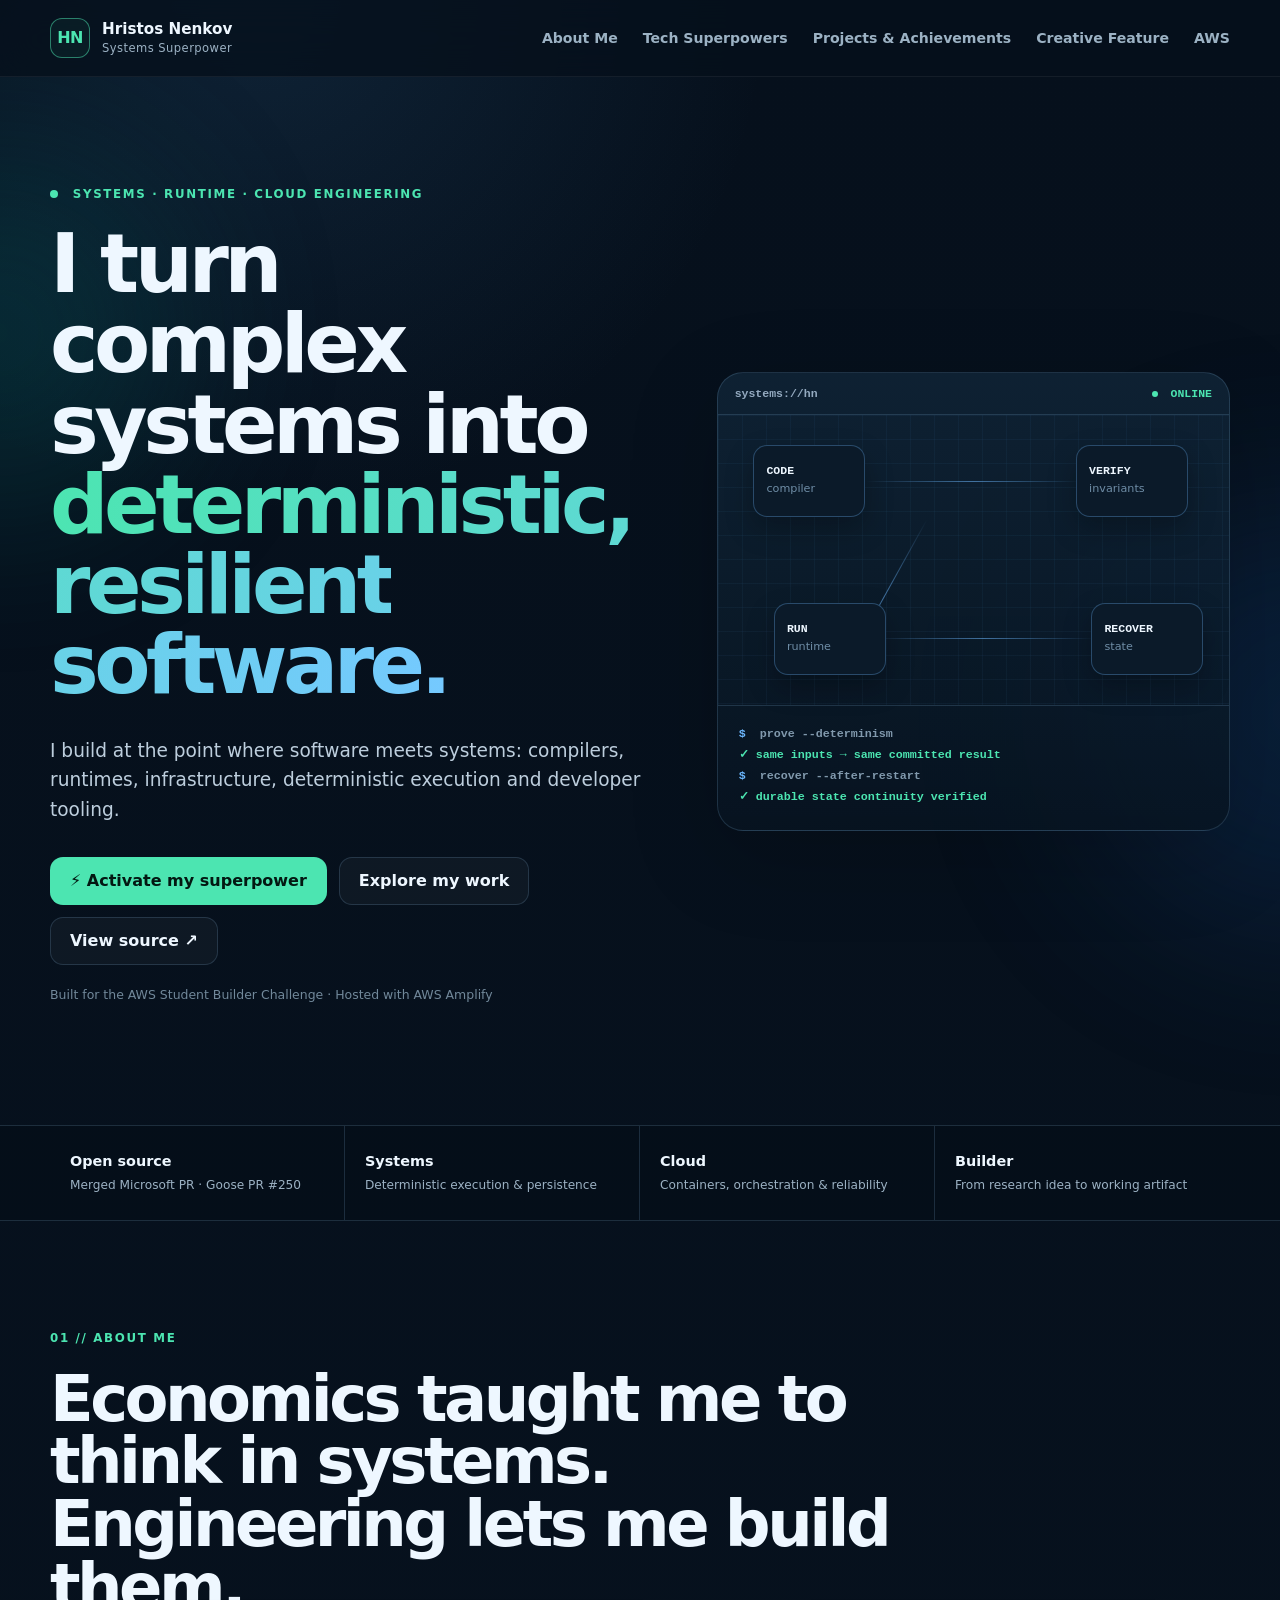
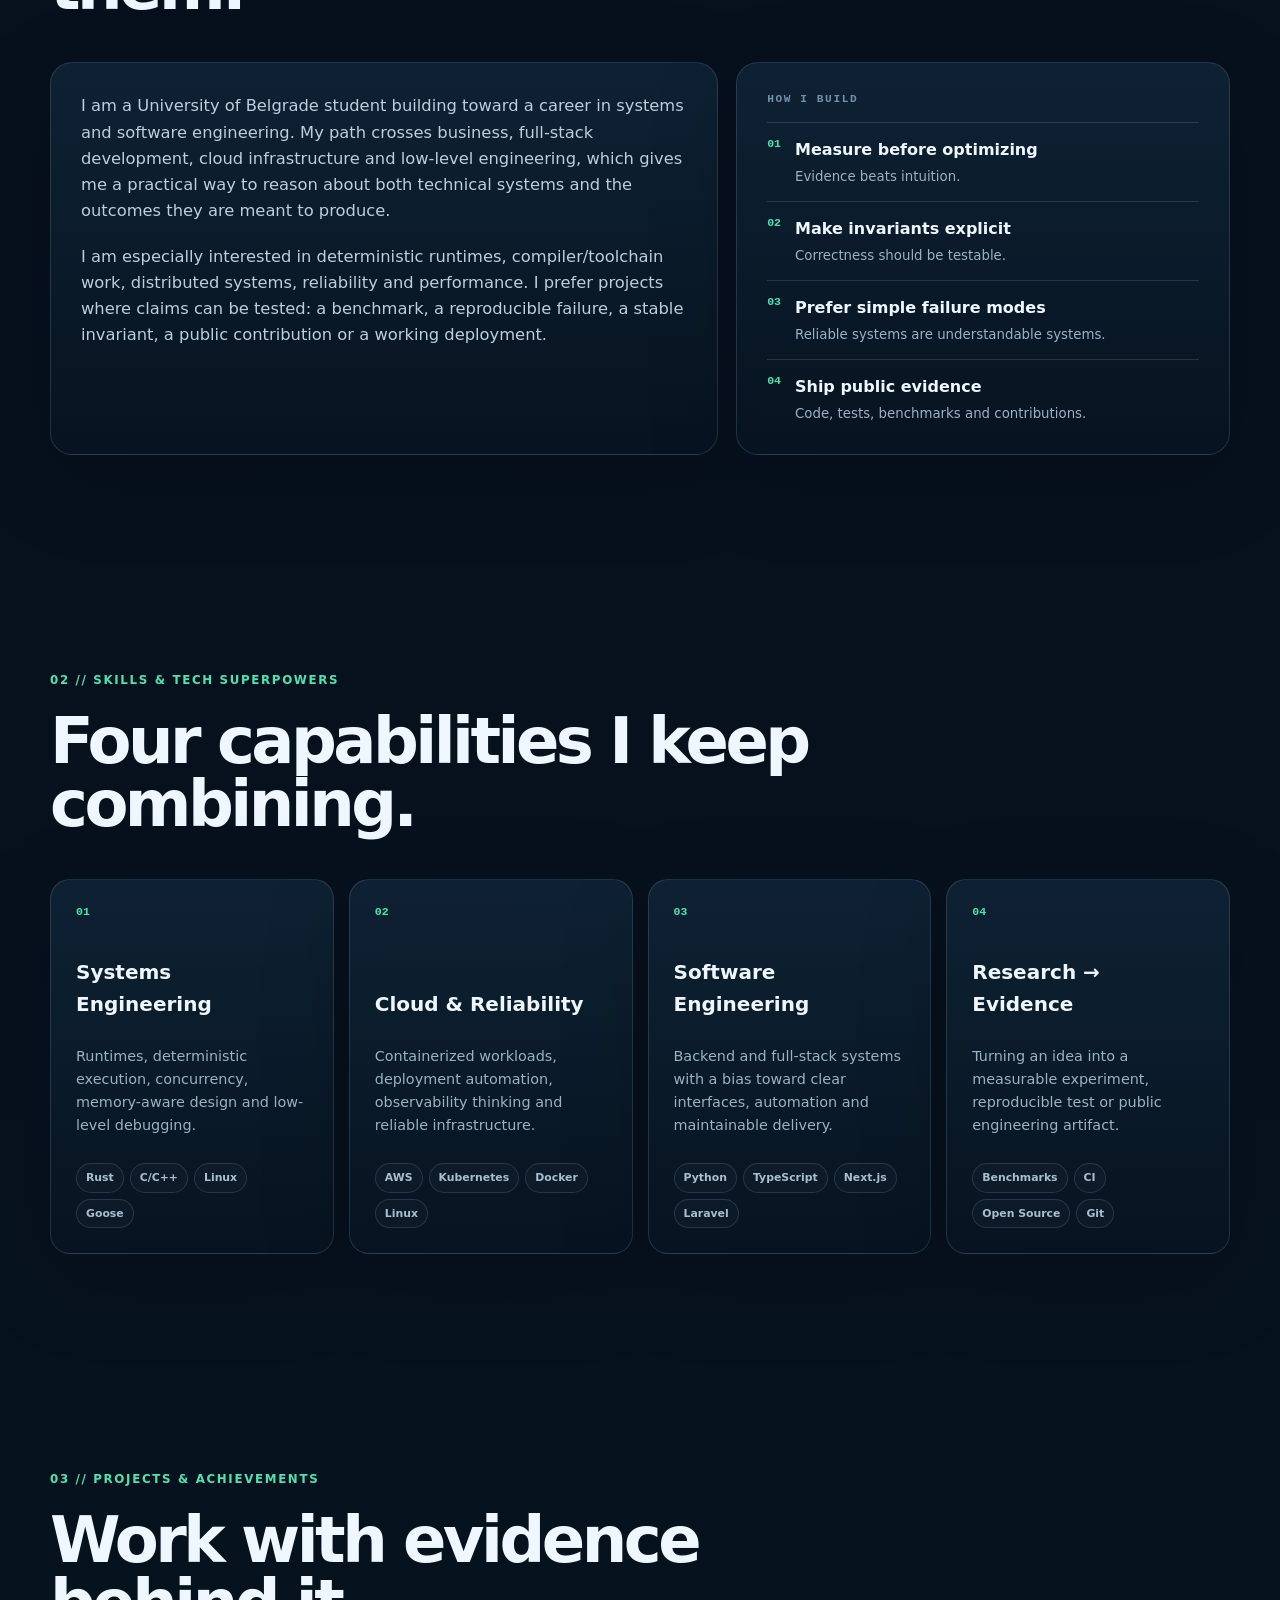
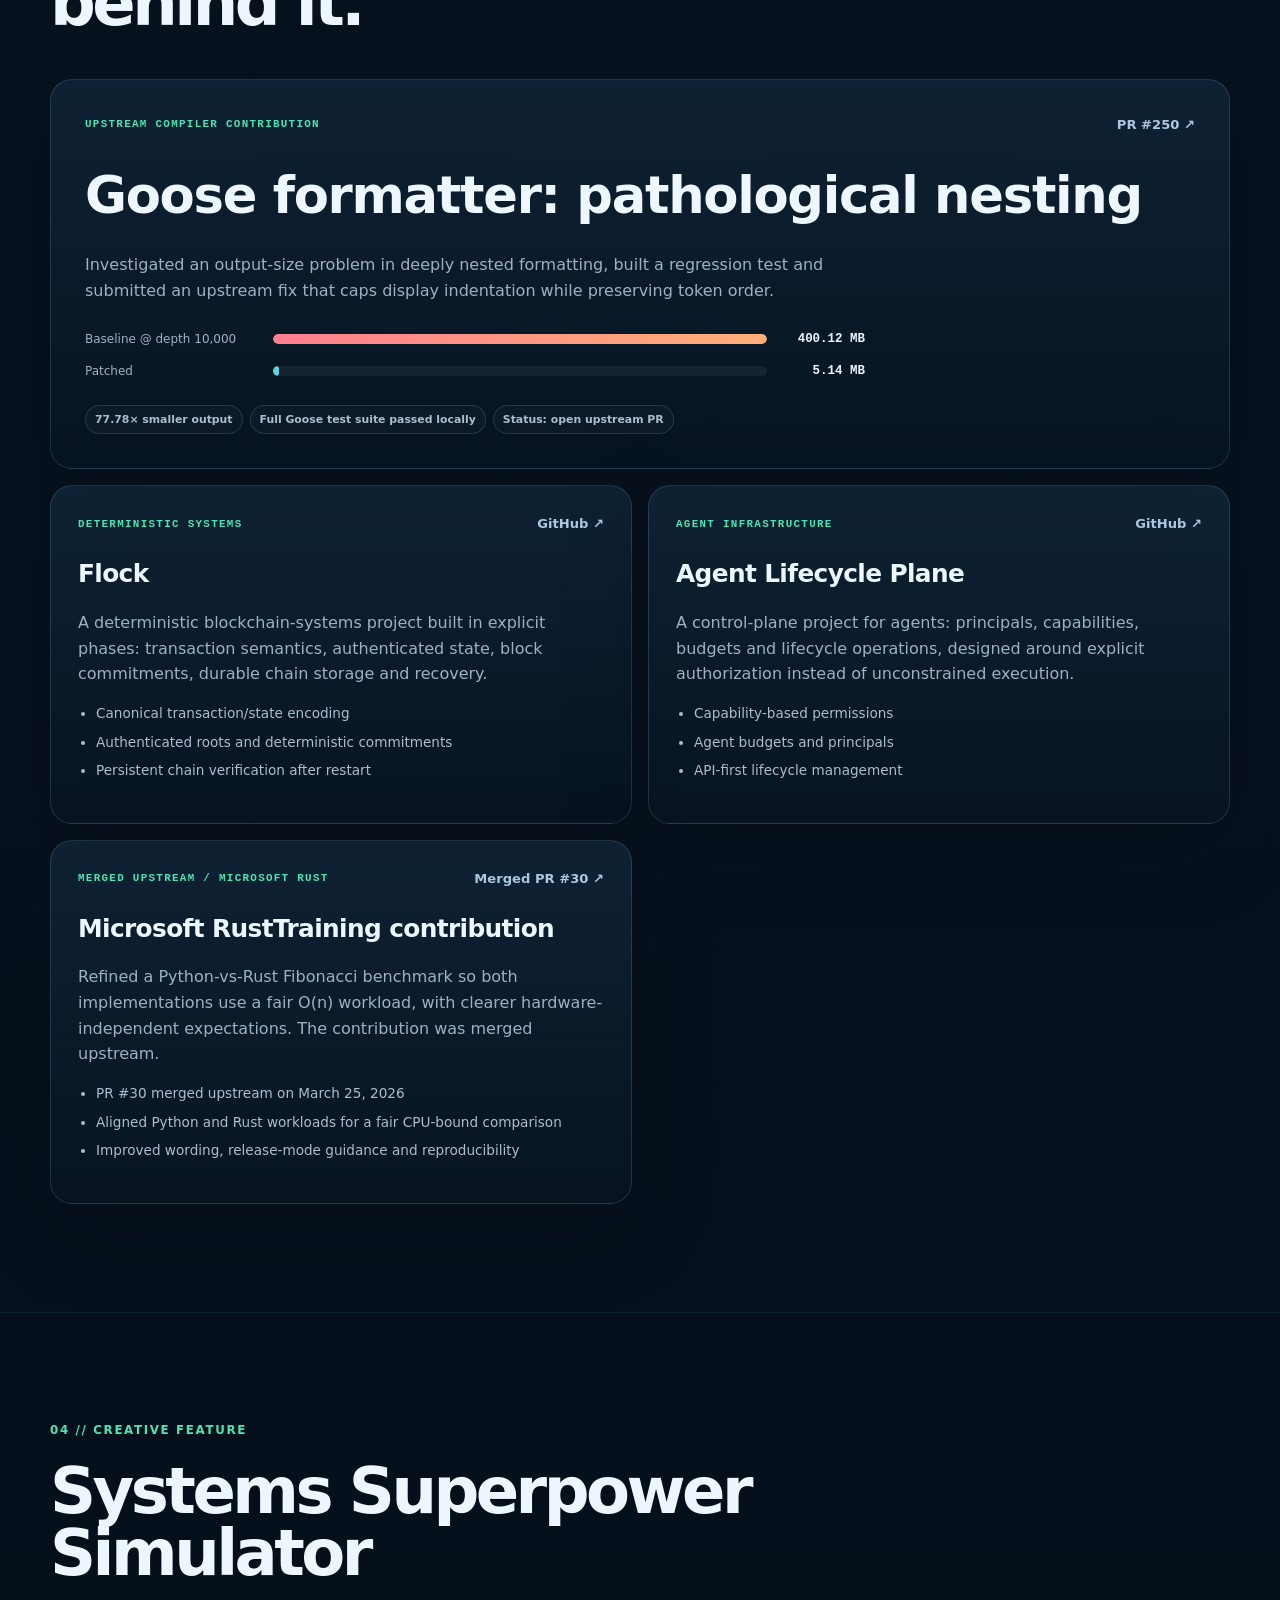
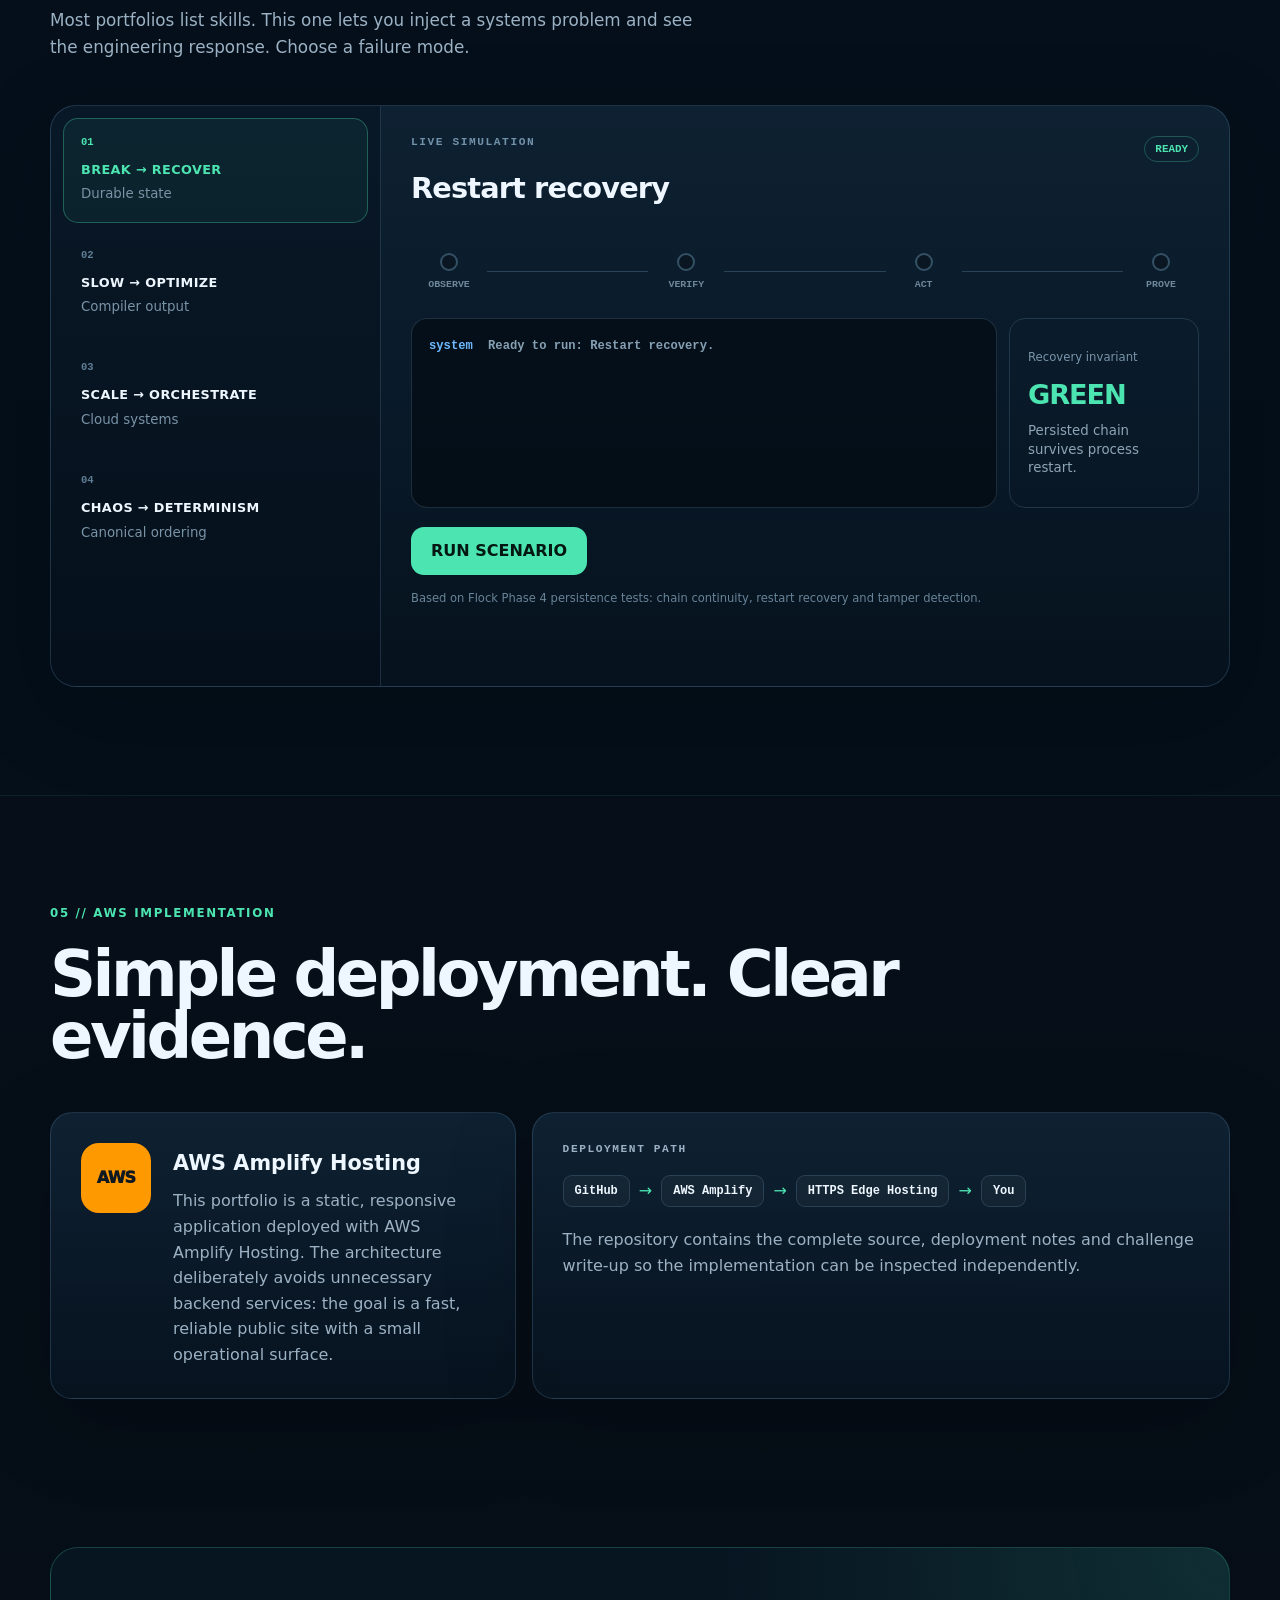
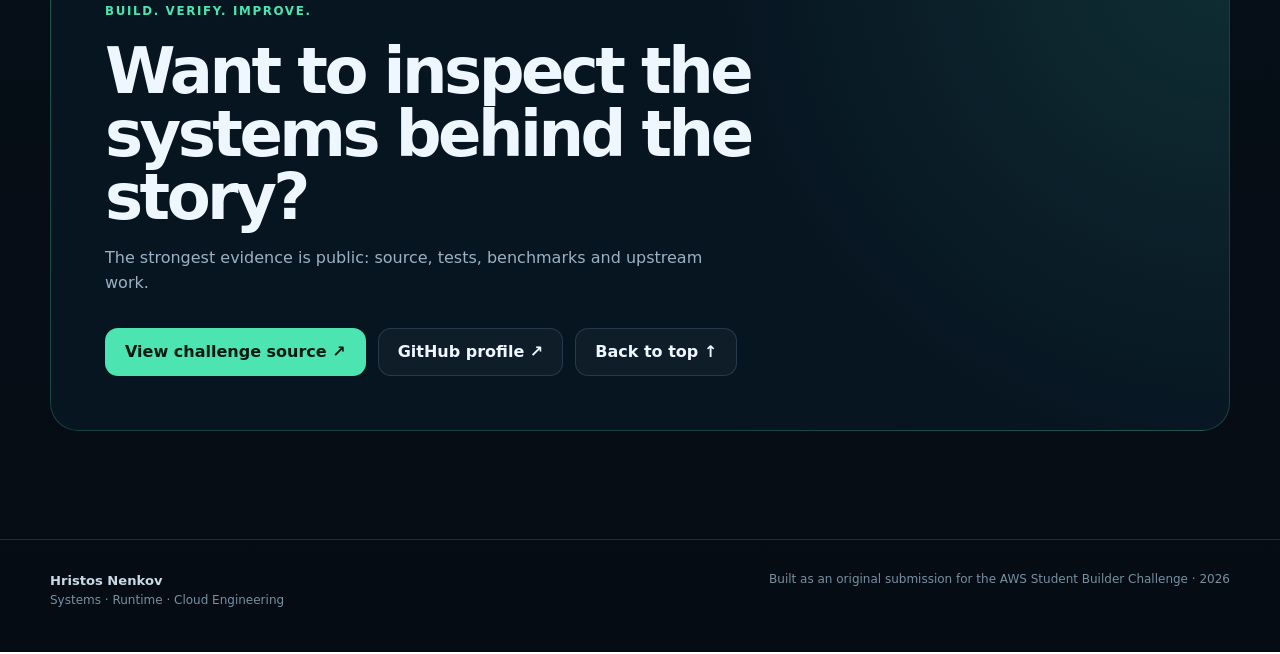
<file: index.html>
<!doctype html>
<html lang="en">
<head>
  <meta charset="utf-8">
  <meta name="viewport" content="width=device-width,initial-scale=1">
  <meta name="theme-color" content="#07111f">
  <meta name="description" content="Hristos Nenkov — systems, runtime, cloud and software engineering portfolio. Built for the AWS Student Builder Challenge.">
  <link rel="canonical" href="https://production.duoremdpp82zo.amplifyapp.com/">
  <meta property="og:url" content="https://production.duoremdpp82zo.amplifyapp.com/">
  <meta property="og:title" content="Hristos Nenkov // Systems Superpower">
  <meta property="og:description" content="I turn complex systems into deterministic, resilient software.">
  <meta property="og:type" content="website">
  <title>Hristos Nenkov // Systems Superpower</title>
  <link rel="icon" href="favicon.svg" type="image/svg+xml">
  <link rel="manifest" href="manifest.webmanifest">
  <link rel="stylesheet" href="styles.css">
  <script src="script.js" defer></script>
</head>
<body>
  <a class="skip-link" href="#main">Skip to content</a>

  <div class="ambient ambient-a" aria-hidden="true"></div>
  <div class="ambient ambient-b" aria-hidden="true"></div>

  <header class="site-header" id="top">
    <nav class="nav shell" aria-label="Primary navigation">
      <a class="brand" href="#top" aria-label="Hristos Nenkov home">
        <span class="brand-mark" aria-hidden="true">HN</span>
        <span class="brand-copy">
          <strong>Hristos Nenkov</strong>
          <small>Systems Superpower</small>
        </span>
      </a>
      <button class="nav-toggle" type="button" aria-expanded="false" aria-controls="nav-links">
        <span class="sr-only">Toggle navigation</span>
        <span></span><span></span><span></span>
      </button>
      <div class="nav-links" id="nav-links">
        <a href="#about">About Me</a>
        <a href="#superpowers">Tech Superpowers</a>
        <a href="#projects">Projects & Achievements</a>
        <a href="#reactor">Creative Feature</a>
        <a href="#aws">AWS</a>
      </div>
    </nav>
  </header>

  <main id="main">
    <section class="hero shell section">
      <div class="hero-copy reveal">
        <p class="eyebrow"><span class="pulse-dot"></span> Systems · Runtime · Cloud Engineering</p>
        <h1>I turn complex systems into <span>deterministic, resilient software.</span></h1>
        <p class="hero-lead">
          I build at the point where software meets systems: compilers, runtimes,
          infrastructure, deterministic execution and developer tooling.
        </p>
        <div class="hero-actions">
          <a class="button primary" href="#reactor">⚡ Activate my superpower</a>
          <a class="button secondary" href="#projects">Explore my work</a>
          <a class="button secondary" href="https://github.com/ChrisX101010/aws-student-builder-systems-superpower" target="_blank" rel="noreferrer">View source ↗</a>
        </div>
        <p class="microcopy">Built for the AWS Student Builder Challenge · Hosted with AWS Amplify</p>
      </div>

      <div class="hero-system reveal" aria-label="Animated systems overview">
        <div class="system-card">
          <div class="system-topline">
            <span>systems://hn</span>
            <span class="status"><i></i> ONLINE</span>
          </div>
          <div class="system-grid" aria-hidden="true">
            <div class="node n1"><b>CODE</b><span>compiler</span></div>
            <div class="wire w1"></div>
            <div class="node n2"><b>VERIFY</b><span>invariants</span></div>
            <div class="wire w2"></div>
            <div class="node n3"><b>RUN</b><span>runtime</span></div>
            <div class="wire w3"></div>
            <div class="node n4"><b>RECOVER</b><span>state</span></div>
          </div>
          <div class="terminal-lines" aria-hidden="true">
            <p><span>$</span> prove --determinism</p>
            <p class="ok">✓ same inputs → same committed result</p>
            <p><span>$</span> recover --after-restart</p>
            <p class="ok">✓ durable state continuity verified</p>
          </div>
        </div>
      </div>
    </section>

    <section class="signal-strip" aria-label="Portfolio highlights">
      <div class="shell signals">
        <article><strong>Open source</strong><span>Merged Microsoft PR · Goose PR #250</span></article>
        <article><strong>Systems</strong><span>Deterministic execution & persistence</span></article>
        <article><strong>Cloud</strong><span>Containers, orchestration & reliability</span></article>
        <article><strong>Builder</strong><span>From research idea to working artifact</span></article>
      </div>
    </section>

    <section class="section shell" id="about">
      <div class="section-heading reveal">
        <p class="eyebrow">01 // About Me</p>
        <h2>Economics taught me to think in systems. Engineering lets me build them.</h2>
      </div>
      <div class="about-grid">
        <div class="about-copy card reveal">
          <p>
            I am a University of Belgrade student building toward a career in systems and software engineering.
            My path crosses business, full-stack development, cloud infrastructure and low-level
            engineering, which gives me a practical way to reason about both technical systems
            and the outcomes they are meant to produce.
          </p>
          <p>
            I am especially interested in deterministic runtimes, compiler/toolchain work,
            distributed systems, reliability and performance. I prefer projects where claims
            can be tested: a benchmark, a reproducible failure, a stable invariant, a public
            contribution or a working deployment.
          </p>
        </div>

        <aside class="principles card reveal" aria-label="Engineering principles">
          <p class="card-label">HOW I BUILD</p>
          <ul>
            <li><span>01</span><div><strong>Measure before optimizing</strong><small>Evidence beats intuition.</small></div></li>
            <li><span>02</span><div><strong>Make invariants explicit</strong><small>Correctness should be testable.</small></div></li>
            <li><span>03</span><div><strong>Prefer simple failure modes</strong><small>Reliable systems are understandable systems.</small></div></li>
            <li><span>04</span><div><strong>Ship public evidence</strong><small>Code, tests, benchmarks and contributions.</small></div></li>
          </ul>
        </aside>
      </div>
    </section>

    <section class="section shell" id="superpowers">
      <div class="section-heading reveal">
        <p class="eyebrow">02 // Skills & Tech Superpowers</p>
        <h2>Four capabilities I keep combining.</h2>
      </div>

      <div class="power-grid">
        <article class="power-card reveal">
          <div class="power-icon">01</div>
          <h3>Systems Engineering</h3>
          <p>Runtimes, deterministic execution, concurrency, memory-aware design and low-level debugging.</p>
          <div class="tags"><span>Rust</span><span>C/C++</span><span>Linux</span><span>Goose</span></div>
        </article>
        <article class="power-card reveal">
          <div class="power-icon">02</div>
          <h3>Cloud & Reliability</h3>
          <p>Containerized workloads, deployment automation, observability thinking and reliable infrastructure.</p>
          <div class="tags"><span>AWS</span><span>Kubernetes</span><span>Docker</span><span>Linux</span></div>
        </article>
        <article class="power-card reveal">
          <div class="power-icon">03</div>
          <h3>Software Engineering</h3>
          <p>Backend and full-stack systems with a bias toward clear interfaces, automation and maintainable delivery.</p>
          <div class="tags"><span>Python</span><span>TypeScript</span><span>Next.js</span><span>Laravel</span></div>
        </article>
        <article class="power-card reveal">
          <div class="power-icon">04</div>
          <h3>Research → Evidence</h3>
          <p>Turning an idea into a measurable experiment, reproducible test or public engineering artifact.</p>
          <div class="tags"><span>Benchmarks</span><span>CI</span><span>Open Source</span><span>Git</span></div>
        </article>
      </div>
    </section>

    <section class="section shell" id="projects">
      <div class="section-heading reveal">
        <p class="eyebrow">03 // Projects & Achievements</p>
        <h2>Work with evidence behind it.</h2>
      </div>

      <div class="projects-grid">
        <article class="project featured reveal">
          <div class="project-top">
            <span class="project-type">UPSTREAM COMPILER CONTRIBUTION</span>
            <a href="https://github.com/aardappel/goose/pull/250" target="_blank" rel="noreferrer">PR #250 ↗</a>
          </div>
          <h3>Goose formatter: pathological nesting</h3>
          <p>
            Investigated an output-size problem in deeply nested formatting, built a regression
            test and submitted an upstream fix that caps display indentation while preserving token order.
          </p>
          <div class="benchmark" aria-label="10,000 nesting depth benchmark">
            <div>
              <span>Baseline @ depth 10,000</span>
              <div class="bar-track"><i class="bar baseline" style="--w:100%"></i></div>
              <strong>400.12 MB</strong>
            </div>
            <div>
              <span>Patched</span>
              <div class="bar-track"><i class="bar patched" style="--w:1.29%"></i></div>
              <strong>5.14 MB</strong>
            </div>
          </div>
          <div class="project-proof">
            <span>77.78× smaller output</span>
            <span>Full Goose test suite passed locally</span>
            <span>Status: open upstream PR</span>
          </div>
        </article>

        <article class="project reveal">
          <div class="project-top">
            <span class="project-type">DETERMINISTIC SYSTEMS</span>
            <a href="https://github.com/ChrisX101010/flock" target="_blank" rel="noreferrer">GitHub ↗</a>
          </div>
          <h3>Flock</h3>
          <p>
            A deterministic blockchain-systems project built in explicit phases: transaction semantics,
            authenticated state, block commitments, durable chain storage and recovery.
          </p>
          <ul class="project-list">
            <li>Canonical transaction/state encoding</li>
            <li>Authenticated roots and deterministic commitments</li>
            <li>Persistent chain verification after restart</li>
          </ul>
        </article>

        <article class="project reveal">
          <div class="project-top">
            <span class="project-type">AGENT INFRASTRUCTURE</span>
            <a href="https://github.com/ChrisX101010/agent-lifecycle-plane" target="_blank" rel="noreferrer">GitHub ↗</a>
          </div>
          <h3>Agent Lifecycle Plane</h3>
          <p>
            A control-plane project for agents: principals, capabilities, budgets and lifecycle operations,
            designed around explicit authorization instead of unconstrained execution.
          </p>
          <ul class="project-list">
            <li>Capability-based permissions</li>
            <li>Agent budgets and principals</li>
            <li>API-first lifecycle management</li>
          </ul>
        </article>

        <article class="project reveal">
          <div class="project-top">
            <span class="project-type">MERGED UPSTREAM / MICROSOFT RUST</span>
            <a href="https://github.com/microsoft/RustTraining/pull/30" target="_blank" rel="noreferrer">Merged PR #30 ↗</a>
          </div>
          <h3>Microsoft RustTraining contribution</h3>
          <p>
            Refined a Python-vs-Rust Fibonacci benchmark so both implementations use a fair O(n) workload,
            with clearer hardware-independent expectations. The contribution was merged upstream.
          </p>
          <ul class="project-list">
            <li>PR #30 merged upstream on March 25, 2026</li>
            <li>Aligned Python and Rust workloads for a fair CPU-bound comparison</li>
            <li>Improved wording, release-mode guidance and reproducibility</li>
          </ul>
        </article>
      </div>
    </section>

    <section class="section reactor-section" id="reactor">
      <div class="shell">
        <div class="section-heading reveal">
          <p class="eyebrow">04 // Creative Feature</p>
          <h2>Systems Superpower Simulator</h2>
          <p class="section-intro">
            Most portfolios list skills. This one lets you inject a systems problem and see
            the engineering response. Choose a failure mode.
          </p>
        </div>

        <div class="reactor reveal">
          <div class="reactor-controls" role="group" aria-label="Choose a systems scenario">
            <button class="scenario active" data-scenario="recover" type="button" aria-pressed="true">
              <span>01</span><strong>BREAK → RECOVER</strong><small>Durable state</small>
            </button>
            <button class="scenario" data-scenario="optimize" type="button" aria-pressed="false">
              <span>02</span><strong>SLOW → OPTIMIZE</strong><small>Compiler output</small>
            </button>
            <button class="scenario" data-scenario="scale" type="button" aria-pressed="false">
              <span>03</span><strong>SCALE → ORCHESTRATE</strong><small>Cloud systems</small>
            </button>
            <button class="scenario" data-scenario="determinism" type="button" aria-pressed="false">
              <span>04</span><strong>CHAOS → DETERMINISM</strong><small>Canonical ordering</small>
            </button>
          </div>

          <div class="reactor-display">
            <div class="reactor-header">
              <div>
                <p class="card-label">LIVE SIMULATION</p>
                <h3 id="sim-title">Restart recovery</h3>
              </div>
              <span id="sim-status" class="sim-status">READY</span>
            </div>

            <div class="pipeline" id="pipeline" aria-live="polite">
              <div class="pipe-node" data-stage="0"><i></i><span>OBSERVE</span></div>
              <div class="pipe-line"></div>
              <div class="pipe-node" data-stage="1"><i></i><span>VERIFY</span></div>
              <div class="pipe-line"></div>
              <div class="pipe-node" data-stage="2"><i></i><span>ACT</span></div>
              <div class="pipe-line"></div>
              <div class="pipe-node" data-stage="3"><i></i><span>PROVE</span></div>
            </div>

            <div class="sim-panel">
              <div class="sim-console" id="sim-console" aria-live="polite">
                <p><span>system</span> Choose a scenario and run the simulation.</p>
              </div>
              <div class="sim-metric">
                <span id="metric-label">Recovery invariant</span>
                <strong id="metric-value">GREEN</strong>
                <small id="metric-detail">Persisted chain survives process restart.</small>
              </div>
            </div>

            <div class="determinism-demo" id="determinism-demo" hidden>
              <div class="candidate-row">
                <span>Arrival order</span>
                <div id="arrival-order" class="chips"></div>
              </div>
              <div class="candidate-row">
                <span>Canonical order</span>
                <div id="canonical-order" class="chips"></div>
              </div>
              <div class="hash-row">
                <span>Demo commitment</span>
                <code id="demo-hash">—</code>
              </div>
            </div>

            <button class="button primary run-button" id="run-simulation" type="button">RUN SCENARIO</button>
            <p class="sim-note" id="sim-note">
              This simulator explains engineering ideas from my real projects; it is not a production control plane.
            </p>
          </div>
        </div>
      </div>
    </section>

    <section class="section shell" id="aws">
      <div class="section-heading reveal">
        <p class="eyebrow">05 // AWS Implementation</p>
        <h2>Simple deployment. Clear evidence.</h2>
      </div>
      <div class="aws-grid">
        <article class="card aws-card reveal">
          <div class="aws-mark" aria-hidden="true">AWS</div>
          <div>
            <h3>AWS Amplify Hosting</h3>
            <p>
              This portfolio is a static, responsive application deployed with AWS Amplify Hosting.
              The architecture deliberately avoids unnecessary backend services: the goal is a fast,
              reliable public site with a small operational surface.
            </p>
          </div>
        </article>
        <article class="card architecture reveal">
          <p class="card-label">DEPLOYMENT PATH</p>
          <div class="arch-flow">
            <span>GitHub</span><i>→</i><span>AWS Amplify</span><i>→</i><span>HTTPS Edge Hosting</span><i>→</i><span>You</span>
          </div>
          <p>
            The repository contains the complete source, deployment notes and challenge write-up
            so the implementation can be inspected independently.
          </p>
        </article>
      </div>
    </section>

    <section class="section shell final-cta">
      <div class="cta-card reveal">
        <p class="eyebrow">BUILD. VERIFY. IMPROVE.</p>
        <h2>Want to inspect the systems behind the story?</h2>
        <p>The strongest evidence is public: source, tests, benchmarks and upstream work.</p>
        <div class="hero-actions">
          <a class="button primary" href="https://github.com/ChrisX101010/aws-student-builder-systems-superpower" target="_blank" rel="noreferrer">View challenge source ↗</a>
          <a class="button secondary" href="https://github.com/ChrisX101010" target="_blank" rel="noreferrer">GitHub profile ↗</a>
          <a class="button secondary" href="#top">Back to top ↑</a>
        </div>
      </div>
    </section>
  </main>

  <footer>
    <div class="shell footer-inner">
      <div>
        <strong>Hristos Nenkov</strong>
        <span>Systems · Runtime · Cloud Engineering</span>
      </div>
      <p>Built as an original submission for the AWS Student Builder Challenge · 2026</p>
    </div>
  </footer>
</body>
</html>
</file>
<file: styles.css>
:root {
  --bg: #06101c;
  --bg-2: #091827;
  --panel: rgba(13, 31, 48, .72);
  --panel-solid: #0d1f30;
  --line: rgba(156, 210, 255, .16);
  --text: #eef7ff;
  --muted: #9cb2c4;
  --accent: #4ce5b1;
  --accent-2: #6db8ff;
  --warn: #ffd76d;
  --danger: #ff7f8f;
  --max: 1180px;
  --radius: 22px;
}

* { box-sizing: border-box; }
html { scroll-behavior: smooth; }
body {
  margin: 0;
  color: var(--text);
  background:
    radial-gradient(circle at 20% 0%, rgba(54, 119, 171, .18), transparent 32rem),
    linear-gradient(180deg, #06101c 0%, #07121f 54%, #050c14 100%);
  font-family: Inter, ui-sans-serif, system-ui, -apple-system, BlinkMacSystemFont, "Segoe UI", sans-serif;
  line-height: 1.6;
  min-height: 100vh;
  overflow-x: hidden;
}
a { color: inherit; }
button, a { -webkit-tap-highlight-color: transparent; }
button { font: inherit; }
::selection { background: rgba(76, 229, 177, .28); }

.skip-link {
  position: fixed; top: 8px; left: 8px; z-index: 999;
  transform: translateY(-140%); padding: 10px 14px;
  background: white; color: #001018; border-radius: 8px;
}
.skip-link:focus { transform: translateY(0); }

.sr-only {
  position: absolute; width: 1px; height: 1px; padding: 0; margin: -1px;
  overflow: hidden; clip: rect(0,0,0,0); white-space: nowrap; border: 0;
}

.shell { width: min(calc(100% - 40px), var(--max)); margin-inline: auto; }
.section { padding: 108px 0; position: relative; }

.ambient {
  position: fixed; z-index: -1; border-radius: 999px; filter: blur(90px);
  pointer-events: none; opacity: .23;
}
.ambient-a { width: 360px; height: 360px; background: #087b7a; top: 17%; left: -180px; }
.ambient-b { width: 440px; height: 440px; background: #164c91; top: 55%; right: -240px; }

.site-header {
  position: sticky; top: 0; z-index: 50;
  border-bottom: 1px solid rgba(255,255,255,.06);
  background: rgba(6, 16, 28, .78);
  backdrop-filter: blur(18px);
}
.nav { height: 76px; display: flex; align-items: center; justify-content: space-between; }
.brand { display: flex; align-items: center; gap: 12px; text-decoration: none; }
.brand-mark {
  display: grid; place-items: center; width: 40px; height: 40px;
  border: 1px solid rgba(76, 229, 177, .5); border-radius: 12px;
  color: var(--accent); font-weight: 900; letter-spacing: -.04em;
  background: rgba(76,229,177,.05);
}
.brand-copy { display: flex; flex-direction: column; line-height: 1.2; }
.brand-copy strong { font-size: .95rem; }
.brand-copy small { color: var(--muted); font-size: .72rem; margin-top: 3px; letter-spacing: .04em; }
.nav-links { display: flex; align-items: center; gap: 25px; }
.nav-links a { text-decoration: none; color: var(--muted); font-size: .88rem; font-weight: 650; }
.nav-links a:hover, .nav-links a:focus-visible { color: var(--text); }
.nav-toggle { display: none; background: none; border: 0; padding: 8px; }
.nav-toggle span:not(.sr-only) { display: block; width: 24px; height: 2px; background: var(--text); margin: 5px; }

.hero {
  min-height: 710px; display: grid; grid-template-columns: 1.08fr .92fr;
  gap: 64px; align-items: center;
}
.eyebrow {
  color: var(--accent); font-weight: 800; letter-spacing: .14em; text-transform: uppercase;
  font-size: .74rem; margin: 0 0 20px;
}
.pulse-dot {
  width: 8px; height: 8px; display: inline-block; border-radius: 50%;
  background: var(--accent); margin-right: 9px; box-shadow: 0 0 0 0 rgba(76,229,177,.55);
  animation: pulse 2s infinite;
}
@keyframes pulse { 70% { box-shadow: 0 0 0 10px rgba(76,229,177,0); } 100% { box-shadow: 0 0 0 0 rgba(76,229,177,0); } }

.hero h1, .section-heading h2, .cta-card h2 {
  margin: 0; letter-spacing: -.055em; line-height: .98;
}
.hero h1 { font-size: clamp(3.2rem, 6.4vw, 6.4rem); max-width: 850px; }
.hero h1 span {
  color: transparent; background: linear-gradient(100deg, var(--accent), #75c9ff);
  background-clip: text; -webkit-background-clip: text;
}
.hero-lead { max-width: 650px; color: #bdcedd; font-size: 1.16rem; margin: 30px 0 0; }
.hero-actions { display: flex; flex-wrap: wrap; gap: 12px; margin-top: 32px; }
.button {
  display: inline-flex; align-items: center; justify-content: center; min-height: 48px;
  padding: 0 19px; border-radius: 13px; font-weight: 800; text-decoration: none;
  border: 1px solid transparent; cursor: pointer; transition: transform .18s ease, border-color .18s ease, background .18s ease;
}
.button:hover { transform: translateY(-2px); }
.button.primary { background: var(--accent); color: #031812; }
.button.secondary { border-color: var(--line); background: rgba(255,255,255,.035); color: var(--text); }
.microcopy { color: #71889a; font-size: .78rem; margin-top: 20px; }

.system-card, .card, .power-card, .project, .reactor {
  border: 1px solid var(--line); background: linear-gradient(180deg, rgba(17,39,58,.77), rgba(7,20,33,.83));
  box-shadow: 0 24px 90px rgba(0,0,0,.18);
}
.system-card { border-radius: 26px; overflow: hidden; }
.system-topline {
  padding: 14px 17px; display: flex; justify-content: space-between; border-bottom: 1px solid var(--line);
  font: 700 .72rem ui-monospace, SFMono-Regular, Menlo, monospace; color: #94aac0;
}
.status { color: var(--accent); }
.status i { display: inline-block; width: 6px; height: 6px; border-radius: 50%; background: var(--accent); margin-right: 6px; }

.system-grid {
  height: 290px; position: relative; padding: 30px;
  background-image: linear-gradient(rgba(80,160,220,.055) 1px, transparent 1px), linear-gradient(90deg, rgba(80,160,220,.055) 1px, transparent 1px);
  background-size: 24px 24px;
}
.node {
  position: absolute; width: 112px; height: 72px; display: flex; flex-direction: column; justify-content: center;
  border: 1px solid rgba(109,184,255,.3); border-radius: 14px; padding: 12px;
  background: #0b1a29; z-index: 2; box-shadow: 0 12px 28px rgba(0,0,0,.25);
}
.node b { color: var(--text); font: 800 .72rem ui-monospace, monospace; }
.node span { color: #6f8da6; font-size: .7rem; margin-top: 3px; }
.n1 { left: 7%; top: 30px; } .n2 { right: 8%; top: 30px; } .n3 { left: 11%; bottom: 30px; } .n4 { right: 5%; bottom: 30px; }
.wire { position: absolute; height: 1px; background: linear-gradient(90deg, transparent, var(--accent-2), transparent); opacity: .55; transform-origin: left; }
.w1 { left: 29%; top: 66px; width: 42%; }
.w2 { right: 24%; top: 104px; width: 35%; transform: rotate(119deg); }
.w3 { left: 30%; bottom: 66px; width: 44%; }
.terminal-lines { border-top: 1px solid var(--line); padding: 18px 21px 22px; font: 600 .73rem/1.8 ui-monospace, monospace; color: #8199ad; }
.terminal-lines p { margin: 0; }
.terminal-lines span { color: var(--accent-2); margin-right: 7px; }
.terminal-lines .ok { color: var(--accent); }

.signal-strip { border-block: 1px solid var(--line); background: rgba(4,13,23,.55); }
.signals { display: grid; grid-template-columns: repeat(4, 1fr); }
.signals article { padding: 24px 20px; border-right: 1px solid var(--line); }
.signals article:last-child { border-right: 0; }
.signals strong, .signals span { display: block; }
.signals strong { font-size: .9rem; }
.signals span { color: var(--muted); font-size: .76rem; margin-top: 3px; }

.section-heading { max-width: 850px; margin-bottom: 44px; }
.section-heading h2 { font-size: clamp(2.6rem, 5vw, 5rem); }
.section-intro { color: var(--muted); max-width: 660px; margin: 22px 0 0; font-size: 1.05rem; }

.about-grid { display: grid; grid-template-columns: 1.15fr .85fr; gap: 18px; }
.card { border-radius: var(--radius); padding: 30px; }
.about-copy p { color: #bdcedd; font-size: 1.02rem; margin: 0; }
.about-copy p + p { margin-top: 20px; }
.card-label { color: #7292aa; font: 800 .7rem ui-monospace, monospace; letter-spacing: .14em; margin: 0 0 17px; }
.principles ul { list-style: none; padding: 0; margin: 0; display: grid; gap: 14px; }
.principles li { display: flex; gap: 14px; padding-top: 14px; border-top: 1px solid var(--line); }
.principles li > span { color: var(--accent); font: 800 .72rem ui-monospace, monospace; }
.principles strong, .principles small { display: block; }
.principles small { color: var(--muted); margin-top: 3px; }

.power-grid { display: grid; grid-template-columns: repeat(4, 1fr); gap: 15px; }
.power-card { border-radius: 20px; padding: 25px; min-height: 315px; display: flex; flex-direction: column; }
.power-icon { color: var(--accent); font: 800 .72rem ui-monospace, monospace; margin-bottom: auto; }
.power-card h3 { font-size: 1.25rem; margin: 38px 0 10px; }
.power-card p { color: var(--muted); font-size: .9rem; }
.tags { display: flex; gap: 6px; flex-wrap: wrap; margin-top: 12px; }
.tags span, .project-proof span {
  border: 1px solid var(--line); background: rgba(255,255,255,.025);
  border-radius: 999px; color: #a9bfd0; padding: 5px 9px; font-size: .68rem; font-weight: 700;
}

.projects-grid { display: grid; grid-template-columns: 1fr 1fr; gap: 16px; }
.project { border-radius: var(--radius); padding: 27px; }
.project.featured { grid-column: 1 / -1; padding: 34px; }
.project-top { display: flex; justify-content: space-between; align-items: center; gap: 16px; }
.project-type { color: var(--accent); font: 800 .68rem ui-monospace, monospace; letter-spacing: .12em; }
.project-top a { color: #aac8df; text-decoration: none; font-size: .82rem; font-weight: 800; }
.project h3 { font-size: 1.55rem; margin: 20px 0 10px; letter-spacing: -.025em; }
.project.featured h3 { font-size: clamp(2rem, 4vw, 3.6rem); }
.project > p { color: var(--muted); max-width: 750px; }
.project-list { color: #a9bfd0; padding-left: 18px; font-size: .85rem; }
.project-list li { margin: 7px 0; }

.benchmark { margin-top: 26px; display: grid; gap: 13px; max-width: 780px; }
.benchmark > div { display: grid; grid-template-columns: 175px 1fr 85px; gap: 13px; align-items: center; }
.benchmark span { font-size: .75rem; color: #9db3c4; }
.benchmark strong { font: 800 .78rem ui-monospace, monospace; text-align: right; }
.bar-track { height: 10px; border-radius: 999px; background: rgba(255,255,255,.05); overflow: hidden; }
.bar { display: block; width: max(var(--w), 5px); height: 100%; border-radius: inherit; }
.bar.baseline { background: linear-gradient(90deg, #ff7f8f, #ffaf78); }
.bar.patched { background: linear-gradient(90deg, var(--accent), #69c9ff); }
.project-proof { display: flex; flex-wrap: wrap; gap: 7px; margin-top: 24px; }

.reactor-section { border-block: 1px solid rgba(76,229,177,.09); background: rgba(5,16,27,.38); }
.reactor { border-radius: 26px; display: grid; grid-template-columns: 330px 1fr; overflow: hidden; }
.reactor-controls { border-right: 1px solid var(--line); padding: 12px; display: grid; gap: 8px; align-content: start; background: rgba(3,12,21,.38); }
.scenario {
  text-align: left; border: 1px solid transparent; background: transparent; color: var(--text);
  border-radius: 15px; padding: 17px; cursor: pointer; transition: background .18s ease, border-color .18s ease;
}
.scenario span, .scenario strong, .scenario small { display: block; }
.scenario span { color: #5f7d93; font: 800 .66rem ui-monospace, monospace; margin-bottom: 12px; }
.scenario strong { font-size: .8rem; letter-spacing: .03em; }
.scenario small { color: #7993a7; margin-top: 3px; }
.scenario:hover, .scenario:focus-visible { background: rgba(255,255,255,.035); }
.scenario.active { border-color: rgba(76,229,177,.32); background: rgba(76,229,177,.06); }
.scenario.active span, .scenario.active strong { color: var(--accent); }

.reactor-display { min-height: 580px; padding: 30px; }
.reactor-header { display: flex; justify-content: space-between; align-items: flex-start; }
.reactor-header h3 { margin: 0; font-size: 1.8rem; letter-spacing: -.03em; }
.sim-status { padding: 6px 10px; border-radius: 999px; font: 800 .68rem ui-monospace, monospace; color: var(--accent); border: 1px solid rgba(76,229,177,.28); }
.pipeline { display: flex; align-items: center; margin: 42px 0 28px; }
.pipe-node { display: grid; place-items: center; gap: 8px; min-width: 76px; color: #6e879a; font: 800 .62rem ui-monospace, monospace; }
.pipe-node i { display: block; width: 18px; height: 18px; border-radius: 50%; border: 2px solid #345064; background: #0a1723; transition: .25s; }
.pipe-node.live { color: var(--accent); }
.pipe-node.live i { border-color: var(--accent); background: var(--accent); box-shadow: 0 0 0 6px rgba(76,229,177,.1); }
.pipe-line { height: 1px; flex: 1; min-width: 12px; background: #294458; }

.sim-panel { display: grid; grid-template-columns: 1fr 190px; gap: 12px; }
.sim-console { min-height: 190px; border: 1px solid var(--line); background: rgba(2,9,15,.58); border-radius: 16px; padding: 17px; font: 600 .76rem/1.75 ui-monospace, monospace; color: #86a0b3; overflow: auto; }
.sim-console p { margin: 0; }
.sim-console span { color: var(--accent-2); margin-right: 8px; }
.sim-console .good { color: var(--accent); }
.sim-console .warn { color: var(--warn); }
.sim-console .bad { color: var(--danger); }
.sim-metric { border: 1px solid var(--line); border-radius: 16px; padding: 18px; display: flex; flex-direction: column; justify-content: center; }
.sim-metric span { color: #7895aa; font-size: .73rem; }
.sim-metric strong { font-size: 1.7rem; color: var(--accent); margin: 7px 0 5px; letter-spacing: -.04em; }
.sim-metric small { color: #8da5b6; line-height: 1.4; }

.determinism-demo { border: 1px solid var(--line); border-radius: 16px; margin-top: 12px; padding: 15px; }
.candidate-row { display: grid; grid-template-columns: 120px 1fr; gap: 12px; align-items: center; padding: 6px 0; }
.candidate-row > span, .hash-row > span { color: #7f98aa; font-size: .72rem; }
.chips { display: flex; flex-wrap: wrap; gap: 6px; }
.chips b { border: 1px solid #2f5267; border-radius: 7px; padding: 4px 7px; font: 800 .68rem ui-monospace, monospace; color: #b6ccda; }
.hash-row { margin-top: 10px; padding-top: 12px; border-top: 1px solid var(--line); display: grid; grid-template-columns: 120px 1fr; gap: 12px; }
.hash-row code { font-size: .7rem; color: var(--accent); overflow-wrap: anywhere; }
.run-button { margin-top: 19px; min-width: 160px; }
.sim-note { color: #688498; font-size: .72rem; margin: 14px 0 0; }

.aws-grid { display: grid; grid-template-columns: .8fr 1.2fr; gap: 16px; }
.aws-card { display: flex; gap: 22px; align-items: flex-start; }
.aws-mark {
  flex: 0 0 70px; height: 70px; display: grid; place-items: center; border-radius: 18px;
  background: #ff9900; color: #101820; font-weight: 950; letter-spacing: -.05em;
}
.aws-card h3 { margin: 4px 0 8px; font-size: 1.3rem; }
.aws-card p, .architecture p { color: var(--muted); margin: 0; }
.arch-flow { display: flex; flex-wrap: wrap; gap: 9px; align-items: center; margin: 20px 0; }
.arch-flow span { border: 1px solid var(--line); background: rgba(255,255,255,.035); padding: 8px 11px; border-radius: 9px; font: 800 .75rem ui-monospace, monospace; }
.arch-flow i { color: var(--accent); font-style: normal; }

.final-cta { padding-top: 40px; }
.cta-card {
  border: 1px solid rgba(76,229,177,.22); border-radius: 28px; padding: 54px;
  background: radial-gradient(circle at 100% 0%, rgba(76,229,177,.12), transparent 40%), rgba(9,25,39,.74);
}
.cta-card h2 { font-size: clamp(2.5rem, 5vw, 5rem); max-width: 820px; }
.cta-card > p:not(.eyebrow) { color: var(--muted); max-width: 600px; }

footer { border-top: 1px solid var(--line); padding: 30px 0 42px; }
.footer-inner { display: flex; justify-content: space-between; gap: 20px; color: #7690a3; font-size: .75rem; }
.footer-inner strong, .footer-inner span { display: block; }
.footer-inner strong { color: #c9d9e5; font-size: .82rem; }
.footer-inner p { margin: 0; text-align: right; }

.reveal { opacity: 1; transform: none; }
.reveal.visible { opacity: 1; transform: none; }

@media (max-width: 980px) {
  .hero { grid-template-columns: 1fr; gap: 28px; padding-top: 80px; }
  .hero-system { max-width: 650px; }
  .power-grid { grid-template-columns: 1fr 1fr; }
  .signals { grid-template-columns: 1fr 1fr; }
  .signals article:nth-child(2) { border-right: 0; }
  .signals article:nth-child(-n+2) { border-bottom: 1px solid var(--line); }
  .reactor { grid-template-columns: 1fr; }
  .reactor-controls { grid-template-columns: 1fr 1fr; border-right: 0; border-bottom: 1px solid var(--line); }
  .aws-grid { grid-template-columns: 1fr; }
}

@media (max-width: 720px) {
  .shell { width: min(calc(100% - 24px), var(--max)); }
  .section { padding: 78px 0; }
  .nav { height: 68px; }
  .brand-copy small { display: none; }
  .nav-toggle { display: block; }
  .nav-links {
    display: none; position: absolute; top: 68px; left: 12px; right: 12px;
    flex-direction: column; align-items: stretch; padding: 12px;
    background: #0a1826; border: 1px solid var(--line); border-radius: 16px;
  }
  .nav-links.open { display: flex; }
  .nav-links a { padding: 10px; }
  .hero { min-height: auto; padding-top: 65px; }
  .hero h1 { font-size: clamp(3rem, 14vw, 5rem); }
  .system-grid { height: 260px; }
  .node { width: 100px; height: 66px; }
  .signals, .about-grid, .power-grid, .projects-grid { grid-template-columns: 1fr; }
  .signals article { border-right: 0; border-bottom: 1px solid var(--line); }
  .signals article:last-child { border-bottom: 0; }
  .project.featured { grid-column: auto; }
  .benchmark > div { grid-template-columns: 1fr 70px; }
  .benchmark > div span { grid-column: 1 / -1; }
  .reactor-controls { grid-template-columns: 1fr; }
  .reactor-display { padding: 20px 14px; min-height: 620px; }
  .pipeline { overflow-x: auto; }
  .sim-panel { grid-template-columns: 1fr; }
  .candidate-row, .hash-row { grid-template-columns: 1fr; }
  .cta-card { padding: 30px 22px; }
  .footer-inner { flex-direction: column; }
  .footer-inner p { text-align: left; }
}

@media (prefers-reduced-motion: reduce) {
  html { scroll-behavior: auto; }
  *, *::before, *::after { animation-duration: .01ms !important; animation-iteration-count: 1 !important; transition-duration: .01ms !important; }
  .reveal { opacity: 1; transform: none; }
}

.run-button:disabled { opacity: .58; cursor: progress; transform: none; }
</file>
